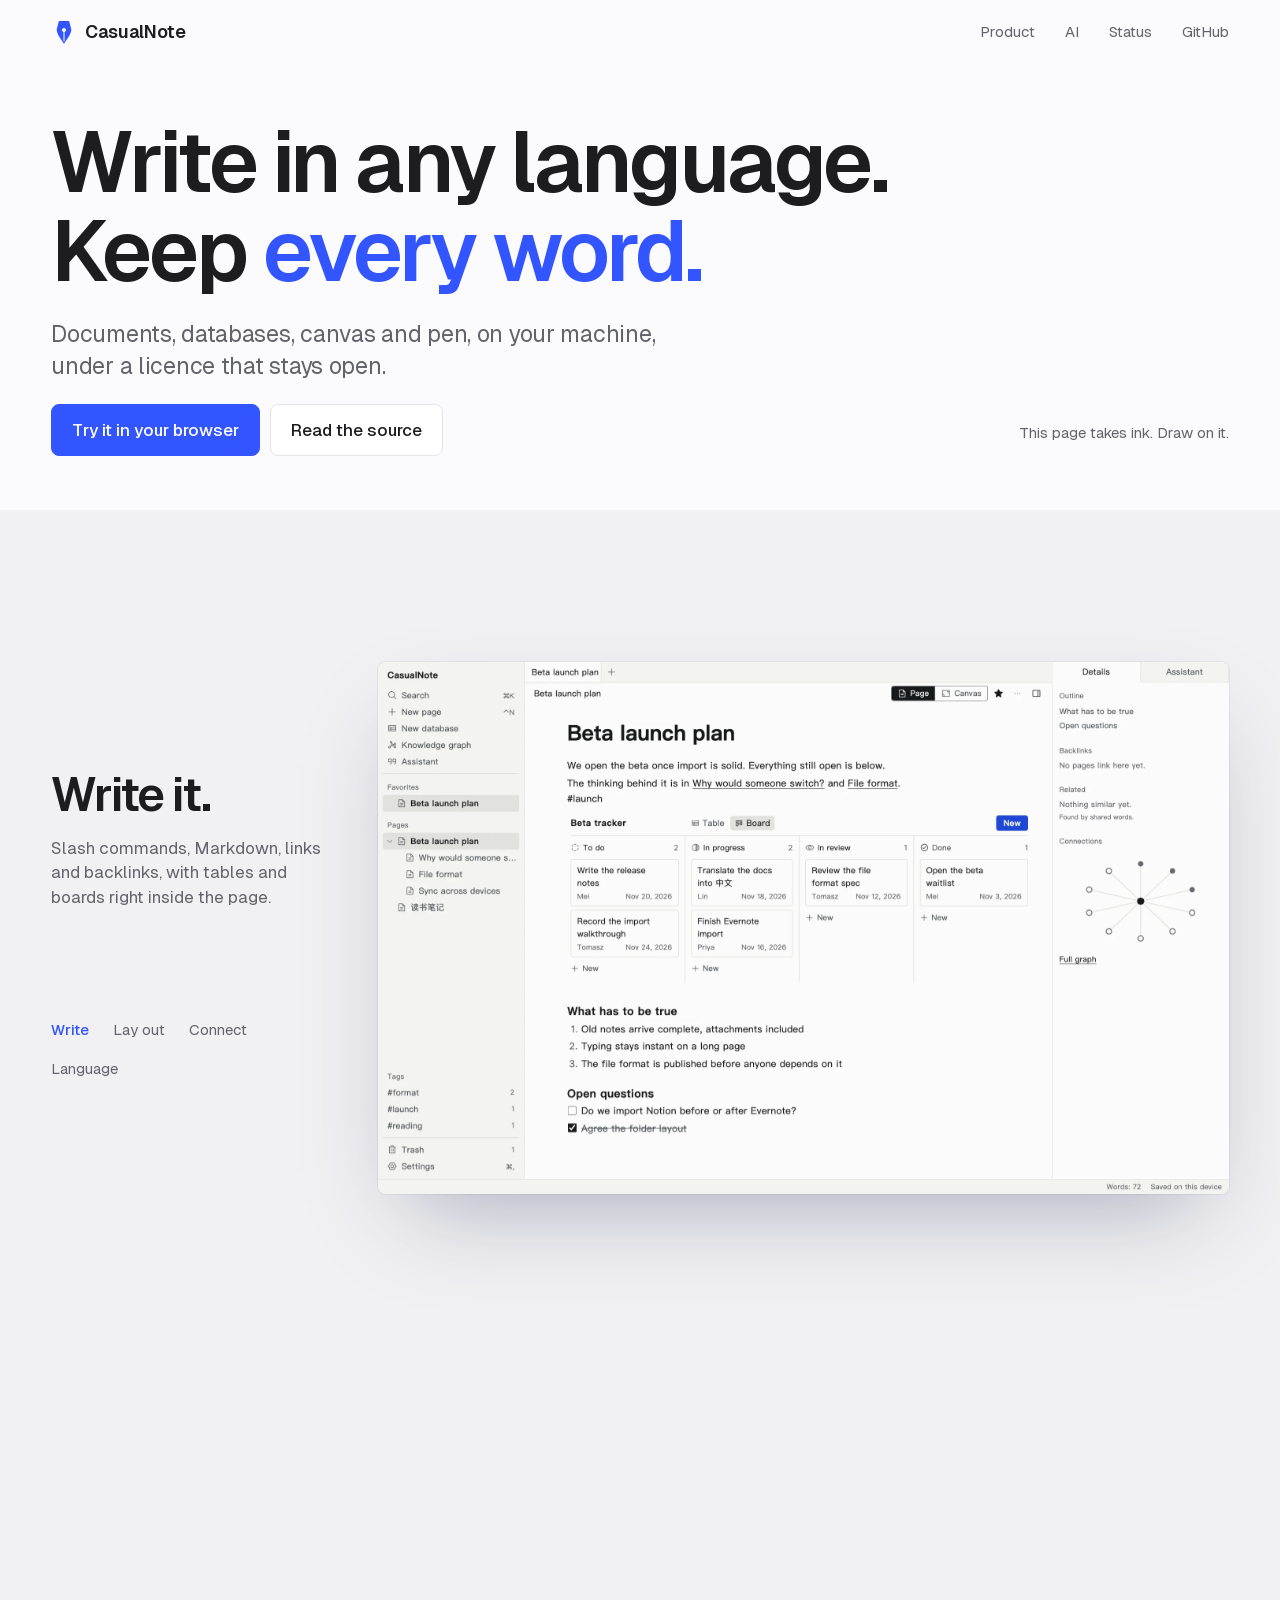
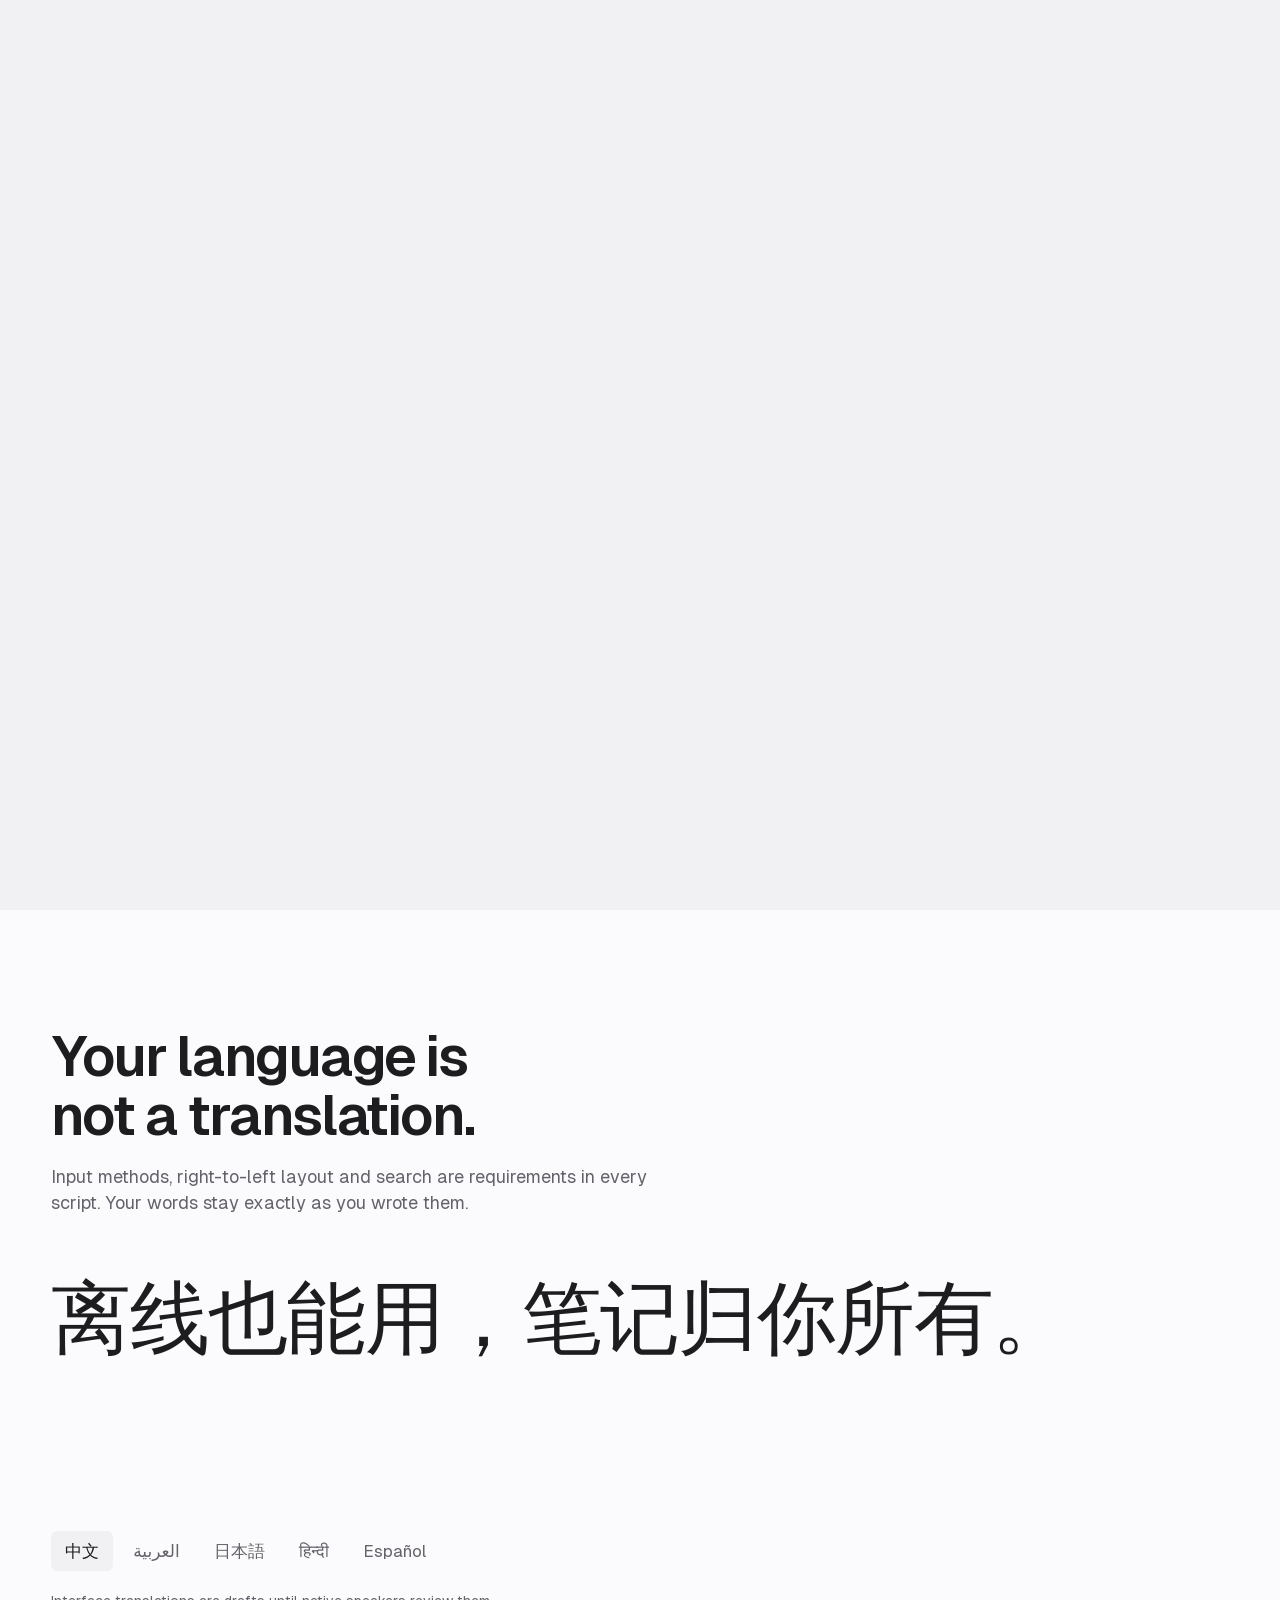
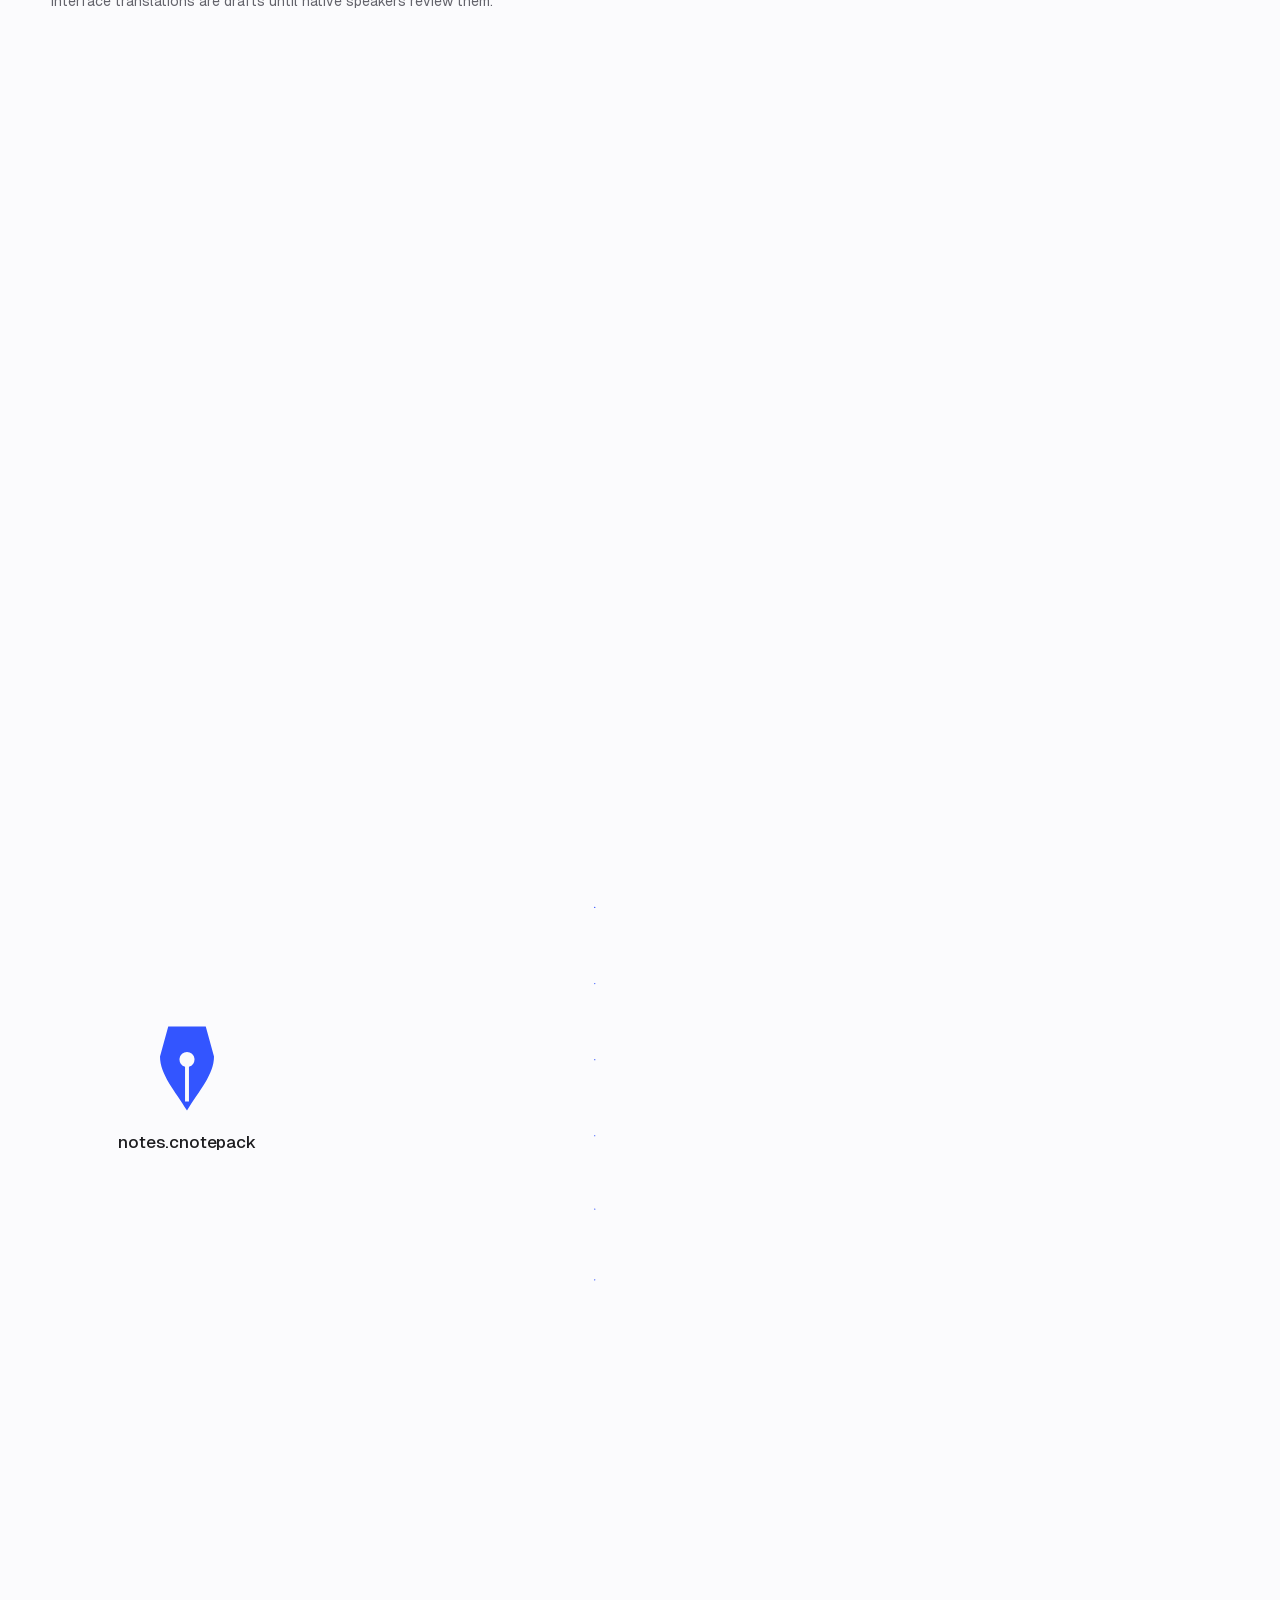
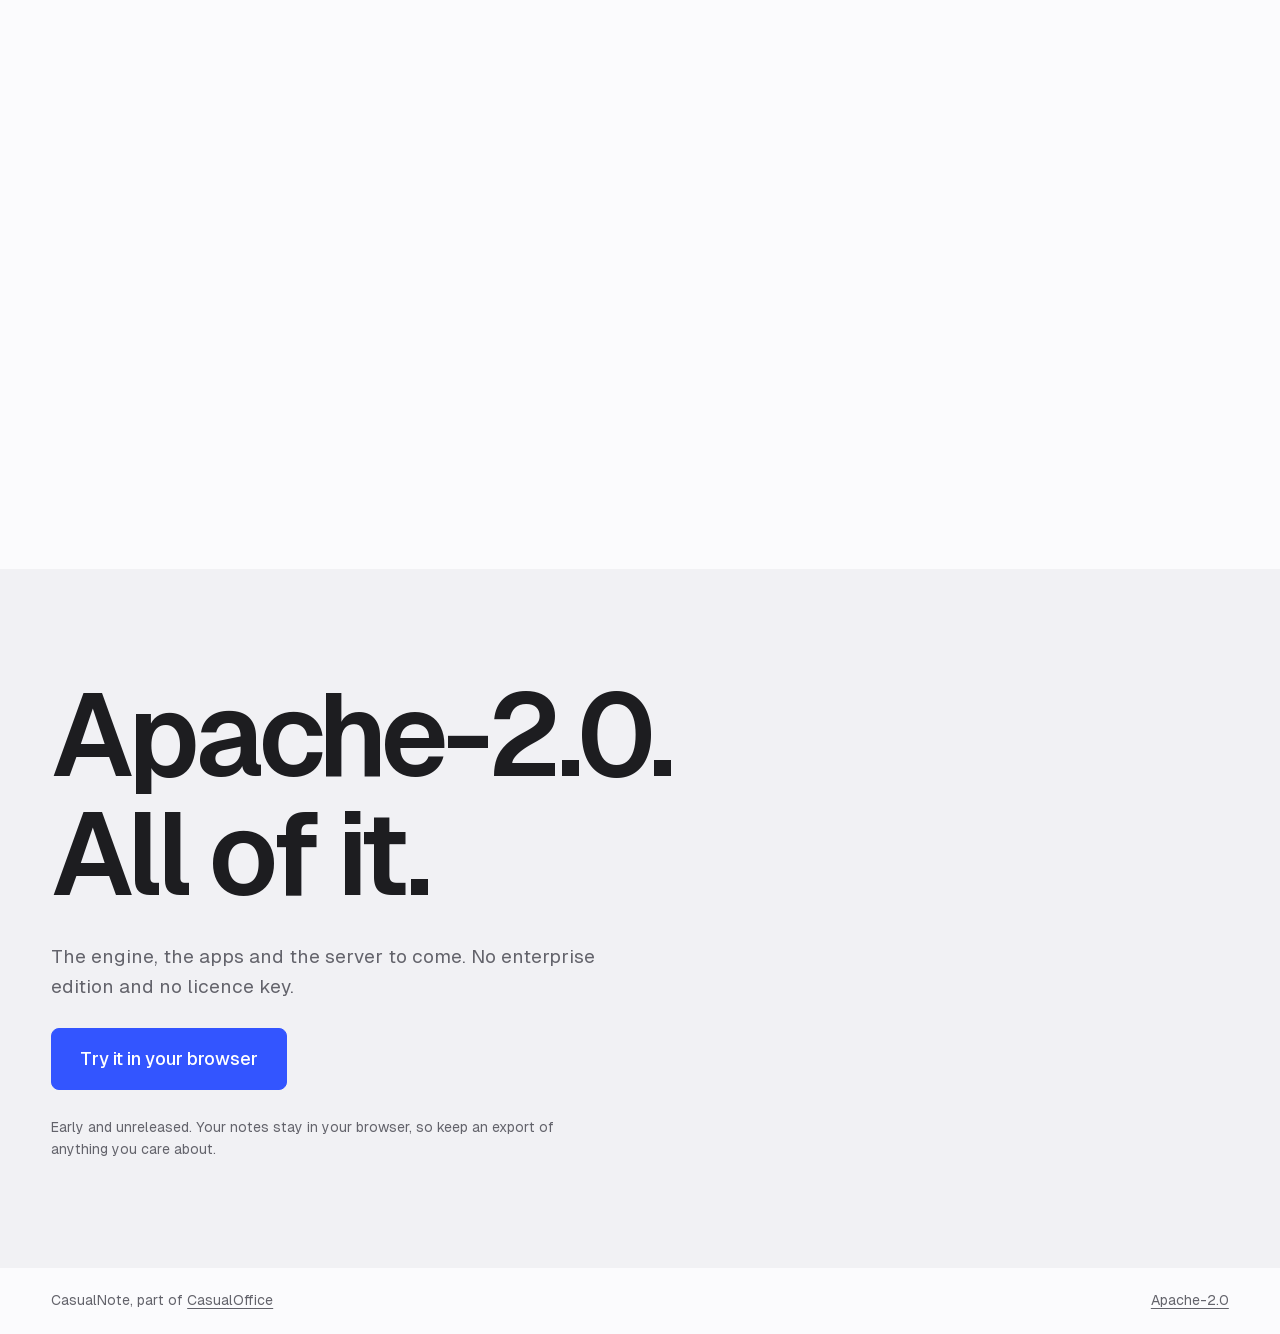
<file: site/index.html>
<!doctype html>
<html lang="en">
<head>
<meta charset="utf-8">
<meta name="viewport" content="width=device-width, initial-scale=1, viewport-fit=cover">
<meta http-equiv="Content-Security-Policy" content="default-src 'none'; script-src 'self'; style-src 'self'; font-src 'self'; img-src 'self'; base-uri 'none'; form-action 'none'">
<title>CasualNote</title>
<meta name="description" content="Documents, databases, canvas and pen, in any language, on your machine. Apache-2.0 all the way through.">
<link rel="icon" href="assets/logo.svg" type="image/svg+xml">
<link rel="preload" href="assets/Geist-Variable.woff2" as="font" type="font/woff2" crossorigin>
<link rel="stylesheet" href="style.css">
<script type="module" src="site.js"></script>
</head>
<body>
<header class="top">
  <div class="top-in">
    <a class="brand" href="#top"><img src="assets/logo.svg" width="26" height="26" alt="">CasualNote</a>
    <nav aria-label="Main">
      <a href="#page">Product</a>
      <a href="#ai">AI</a>
      <a href="#status">Status</a>
      <a href="https://github.com/CasualOffice/casualnote">GitHub</a>
    </nav>
  </div>
</header>

<main id="top">
  <section class="hero" id="hero">
    <canvas class="hero-ink" id="heroInk" aria-hidden="true"></canvas>
    <div class="hero-copy">
      <h1>Write in any language.<br>Keep <span class="marked">every word.</span></h1>
      <p class="lede">Documents, databases, canvas and pen, on your machine, under a licence that stays open.</p>
      <div class="cta">
        <a class="btn primary" href="app/?demo=1">Try it in your browser</a>
        <a class="btn" href="https://github.com/CasualOffice/casualnote">Read the source</a>
      </div>
      <p class="pen-hint" id="penHint"><span id="penHintText">This page takes ink. Draw on it.</span> <button type="button" class="clear" id="penClear" hidden>Clear</button></p>
    </div>
  </section>

  <section class="tour" id="page" aria-label="The product">
    <div class="tour-marks" aria-hidden="true"><span class="mark"></span><span class="mark"></span><span class="mark"></span><span class="mark"></span></div>
    <div class="tour-pin">
      <div class="tour-copy">
        <div class="caps"><div class="cap" data-step="0"><h2>Write it.</h2><p>Slash commands, Markdown, links and backlinks, with tables and boards right inside the page.</p></div><div class="cap" data-step="1"><h2>Lay it out.</h2><p>One switch turns the page into a canvas. Your text stays editable beside sticky notes, shapes and pressure-aware ink.</p></div><div class="cap" data-step="2"><h2>See how it connects.</h2><p>A knowledge graph worked out from your pages, tags, tasks and people, so it always agrees with them.</p></div><div class="cap" data-step="3"><h2>Make it yours.</h2><p>The whole interface follows your language. In Arabic it mirrors, down to the menus and icons.</p></div></div>
        <div class="tour-nav" role="group" aria-label="Choose a view"><button type="button" data-go="0">Write</button><button type="button" data-go="1">Lay out</button><button type="button" data-go="2">Connect</button><button type="button" data-go="3">Language</button></div>
      </div>
      <div class="app-frame"><picture class="shot" data-step="0"><img src="assets/app-page-light.webp" width="2160" height="1350" decoding="async" alt="The CasualNote app showing a launch plan page with a task board in the text."></picture><picture class="shot" data-step="1"><img src="assets/app-canvas-light.webp" width="2160" height="1350" decoding="async" alt="The same kind of page as a canvas, with text, sticky notes, shapes, an arrow and a pen stroke."></picture><picture class="shot" data-step="2"><img src="assets/app-graph-light.webp" width="2160" height="1350" decoding="async" alt="The knowledge graph view, with pages, tags and people joined by lines."></picture><picture class="shot" data-step="3"><img src="assets/app-arabic-light.webp" width="2160" height="1350" decoding="async" alt="The app with its interface in Arabic, mirrored right to left."></picture></div>
    </div>
  </section>

  <section class="tongue" id="tongue" aria-labelledby="tongueTitle">
    <div class="tongue-in">
      <h2 id="tongueTitle">Your language is not a translation.</h2>
      <p class="sub">Input methods, right-to-left layout and search are requirements in every script. Your words stay exactly as you wrote them.</p>
      <div class="typer" id="typer" aria-live="off">
        <p class="typed" id="typed" lang="zh-Hans">离线也能用，笔记归你所有。</p>
        <div class="cands" id="cands" hidden></div>
      </div>
      <div class="tabs" role="group" aria-label="Choose a language" id="tongueTabs"></div>
      <p class="fine">Interface translations are drafts until native speakers review them.</p>
    </div>
  </section>

  <section class="ai" id="ai" aria-labelledby="aiTitle">
    <div class="ai-copy reveal">
      <h2 id="aiTitle">AI that asks first.</h2>
      <p>It cannot change a note until you approve. Each change shows what it will do and what it read, and undoes in one step.</p>
      <div class="seg" role="group" aria-label="Where the assistant runs">
        <button type="button" id="modeWeb" aria-pressed="true">Your own provider</button>
        <button type="button" id="modeLocal" aria-pressed="false">On this computer</button>
      </div>
      <p class="seg-note" id="modeNote">Connect Anthropic or anything OpenAI-compatible with your own key. Nothing is sent until you do.</p>
      <p class="seg-note">Other tools can connect through MCP and use the same set of tools.</p>
    </div>
    <div class="ai-demo reveal" id="aiDemo">
      <div class="ai-note" id="aiNote">
        <h3>Launch checklist</h3>
        <p class="ai-line">Write the release notes</p>
        <p class="ai-line">Record the import walkthrough</p>
        <p class="ai-line">Translate the docs</p>
      </div>
      <div class="ai-chat">
        <p class="ask" id="aiAsk">Turn these into tasks</p>
        <div class="card" id="aiCard">
          <p class="card-t" id="aiCardT">Change 3 blocks into tasks</p>
          <p class="card-m">Read: Launch checklist<br><span id="aiDest">Sent to: your provider</span></p>
          <div class="card-b" id="aiBtns"></div>
        </div>
      </div>
    </div>
  </section>

  <section class="keep" aria-labelledby="keepTitle">
    <div class="keep-copy reveal">
      <h2 id="keepTitle">Leave whenever you like.</h2>
      <p>Export is one documented file with plain Markdown inside. A small script that needs nothing from us can check and unpack it.</p>
    </div>
    <div class="unpack" id="unpack">
      <div class="pack"><img src="assets/logo.svg" width="96" height="96" alt=""><span>notes.cnotepack</span></div>
      <svg class="ink strands" viewBox="0 0 200 300" preserveAspectRatio="none" aria-hidden="true">
        <path pathLength="1" d="M0 150C70 150 80 18 200 18"/><path pathLength="1" d="M0 150C70 150 90 74 200 74"/><path pathLength="1" d="M0 150C80 150 110 130 200 130"/><path pathLength="1" d="M0 150C80 150 110 172 200 186"/><path pathLength="1" d="M0 150C70 150 90 228 200 240"/><path pathLength="1" d="M0 150C70 150 80 286 200 292"/>
      </svg>
      <ul class="files">
        <li>manifest.json<small>every file, with its hash</small></li>
        <li>pages/<small>your blocks</small></li>
        <li>databases/<small>tables and boards</small></li>
        <li>ink/<small>every pen stroke</small></li>
        <li>readable/Beta launch plan.md<small>plain Markdown</small></li>
        <li lang="zh-Hans">readable/读书笔记.md<small lang="en">your filenames, in your script</small></li>
      </ul>
    </div>
  </section>

  <section class="status" id="status" aria-labelledby="statusTitle">
    <h2 id="statusTitle" class="reveal">Where it stands today.</h2>
    <div class="bento">
      <div class="tile t-works reveal">
        <h3>Works in your browser</h3>
        <p>Writing, links, databases, canvas and pen, search, knowledge graph, export and import, six interface languages.</p>
      </div>
      <div class="tile t-slow reveal">
        <h3>Not fast enough yet at huge sizes</h3>
        <dl>
          <div><dt>174 ms</dt><dd>typing on a 5,000-block page, against a 16 ms target. At 300 blocks: 11.7 ms</dd></div>
          <div><dt>223 ms</dt><dd>search across 100,000 pages, against 50 ms</dd></div>
        </dl>
        <p>A simulated five-year history also crashed the merge library. Fixing that comes first.</p>
      </div>
      <div class="tile t-new reveal">
        <h3>New, and lightly tested</h3>
        <p>Durable storage and encrypted folder sync, whose encryption has had no outside review. Search by meaning. The assistant, so far tried only against a stand-in provider.</p>
      </div>
      <div class="tile t-next reveal">
        <h3>Being built</h3>
        <p>The desktop app with local models. An early macOS build runs, and no real model has been through it yet. Then mobile, and a self-hosted server.</p>
      </div>
    </div>
  </section>

  <section class="end" id="end" aria-labelledby="endTitle">
    <h2 id="endTitle">Apache-2.0.<br><span class="marked">All of it.</span></h2>
    <p>The engine, the apps and the server to come. No enterprise edition and no licence key.</p>
    <a class="btn primary big" href="app/?demo=1">Try it in your browser</a>
    <p class="fine">Early and unreleased. Your notes stay in your browser, so keep an export of anything you care about.</p>
  </section>
</main>

<footer class="foot">
  <span>CasualNote, part of <a href="https://github.com/CasualOffice">CasualOffice</a></span>
  <span><a href="https://github.com/CasualOffice/casualnote/blob/main/LICENSE">Apache-2.0</a></span>
</footer>
</body>
</html>
</file>
<file: site/style.css>
/* One light theme: quiet neutrals, generous space, soft shadows and a single vivid blue, used sparingly.
   Motion: only transform and opacity on elements that hold their own layer, with no per-frame script. */
@font-face { font-family: "Geist"; src: url("assets/Geist-Variable.woff2") format("woff2"); font-weight: 100 900; font-display: swap; }
:root {
  --paper: #fbfbfd; --panel: #f1f1f4; --raise: #fff; --fg: #1d1d20; --muted: #63636b; --line: #e4e4e9;
  --ink: #3355ff; --on-ink: #fff; --stage: #f1f1f4; --stage-line: #e0e0e6; --on-stage: #1d1d20; --on-stage-muted: #63636b;
  --ink-soft: #eef1ff; --shadow: 40 44 80; --radius: 8px; --ease: cubic-bezier(.16, 1, .3, 1);
  --ui: "Geist", -apple-system, "Segoe UI", "PingFang SC", "Microsoft YaHei", "Noto Sans SC", "Noto Sans JP", "Noto Sans Arabic", "Noto Sans Devanagari", system-ui, sans-serif;
  --gutter: clamp(20px, 4vw, 56px); color-scheme: light;
}
* { box-sizing: border-box; }
html { scroll-behavior: smooth; scroll-padding-top: 72px; -webkit-text-size-adjust: 100%; }
body { margin: 0; background: var(--paper); color: var(--fg); font: 400 1.0625rem/1.55 var(--ui); -webkit-font-smoothing: antialiased; }
main { overflow-x: clip; }
a { color: inherit; text-underline-offset: 3px; text-decoration-thickness: 1px; }
img { display: block; max-width: 100%; height: auto; }
button { font: inherit; color: inherit; background: none; border: 0; padding: 0; cursor: pointer; }
:focus-visible { outline: 2px solid var(--ink); outline-offset: 2px; border-radius: 4px; }
h1, h2, h3 { margin: 0; font-weight: 600; text-wrap: balance; }
h1 { font-size: clamp(2.6rem, 1.2rem + 5.2vw, 5.5rem); line-height: 1.04; letter-spacing: -.045em; }
h2 { font-size: clamp(2rem, 1.2rem + 2.9vw, 3.75rem); line-height: 1.05; letter-spacing: -.038em; }
h3 { font-size: 1.1875rem; letter-spacing: -.015em; line-height: 1.25; }
p { margin: 0; text-wrap: pretty; }
.fine { font-size: .875rem; }

/* Top */
.top { position: sticky; top: 0; z-index: 20; background: var(--paper); }
.top-in { display: flex; justify-content: space-between; align-items: center; gap: 16px; height: 64px; padding-inline: var(--gutter); max-width: 1500px; margin-inline: auto; }
.brand { display: inline-flex; align-items: center; gap: 8px; font-weight: 600; letter-spacing: -.02em; text-decoration: none; font-size: 1.125rem; }
.top nav { display: flex; gap: clamp(14px, 2.4vw, 30px); font-size: .9375rem; color: var(--muted); }
.top nav a { text-decoration: none; transition: color .2s; }
.top nav a:hover { color: var(--fg); }

/* Buttons */
.btn { display: inline-flex; align-items: center; justify-content: center; padding: 12px 20px; border: 1px solid var(--line); border-radius: var(--radius); text-decoration: none; font-weight: 500; white-space: nowrap; background: var(--raise); transition: transform .25s var(--ease), border-color .2s, background-color .2s; }
.btn:hover { border-color: var(--fg); transform: translateY(-2px); }
.btn:active { transform: translateY(0) scale(.985); }
.btn.primary { background: var(--ink); border-color: var(--ink); color: var(--on-ink); }
.btn.primary:hover { border-color: var(--ink); }
.btn.small { padding: 7px 13px; font-size: .9375rem; }
.btn.big { padding: 16px 28px; font-size: 1.125rem; }

/* The one coloured phrase in a headline: it turns blue as the page arrives */
.marked { white-space: nowrap; color: var(--ink); }
.js .marked { color: inherit; transition: color .8s .25s ease; }
.js .marked.drawn, .js .drawn .marked { color: var(--ink); }

/* Self-drawing ink, on the export diagram */
.ink { overflow: visible; fill: none; stroke: var(--ink); stroke-linecap: round; stroke-linejoin: round; }
.ink path { stroke-dasharray: 1; stroke-dashoffset: 0; }
.js .ink path { stroke-dashoffset: 1; transition: stroke-dashoffset 1s .15s cubic-bezier(.65, 0, .35, 1); }
.js .drawn .ink path { stroke-dashoffset: 0; }

/* Reveal */
.js .reveal { opacity: 0; transform: translateY(22px); transition: opacity .8s var(--ease), transform .8s var(--ease); }
.js .reveal.in { opacity: 1; transform: none; }
.js .bento .reveal:nth-child(2) { transition-delay: .07s; }
.js .bento .reveal:nth-child(3) { transition-delay: .12s; }
.js .bento .reveal:nth-child(4) { transition-delay: .17s; }

/* Hero */
.hero { position: relative; padding: clamp(28px, 6vh, 72px) var(--gutter) clamp(36px, 6vh, 64px); max-width: 1500px; margin-inline: auto; cursor: crosshair; }
.hero a, .hero button { cursor: pointer; }
.hero-ink { position: absolute; inset: 0; width: 100%; height: 100%; z-index: 3; pointer-events: none; }
.hero-copy { position: relative; display: grid; gap: clamp(16px, 2.4vh, 24px); justify-items: start; }
.lede { font-size: clamp(1.125rem, 1rem + .6vw, 1.4375rem); line-height: 1.4; color: var(--muted); max-width: 44ch; letter-spacing: -.012em; }
.cta { position: relative; z-index: 4; display: flex; flex-wrap: wrap; gap: 10px; }
.pen-hint { position: absolute; inset-inline-end: 0; bottom: 12px; display: flex; align-items: center; gap: 10px; color: var(--muted); font-size: .9375rem; }
.clear { position: relative; z-index: 4; text-decoration: underline; text-underline-offset: 3px; color: var(--fg); }
@media (hover: none) { .pen-hint { display: none; } }
.js .hero-copy > * { animation: rise .9s var(--ease) both; }
.js .lede { animation-delay: .08s; }
.js .cta { animation-delay: .14s; }
@keyframes rise { from { opacity: 0; transform: translateY(18px); } }

/* The application has one place on this page: whole, on one quiet stage, and it changes view as you read. */
.tour { position: relative; height: 400dvh; background: var(--stage); color: var(--on-stage); }
.tour-marks { position: absolute; inset: 0; display: grid; grid-template-rows: repeat(4, 1fr); pointer-events: none; }
.tour-pin { position: sticky; top: 64px; height: calc(100dvh - 64px); overflow: hidden; display: grid; grid-template-columns: minmax(280px, 3fr) minmax(0, 9fr); gap: clamp(28px, 3.4vw, 56px); padding-inline: max(var(--gutter), calc((100vw - 1500px) / 2 + var(--gutter))); align-items: center; }
.tour-copy { display: grid; gap: 28px; }
.caps { display: grid; }
.cap { grid-area: 1 / 1; display: grid; align-content: start; gap: 16px; opacity: 0; transform: translateY(16px); transition: opacity .55s var(--ease), transform .55s var(--ease); pointer-events: none; }
.cap.on { opacity: 1; transform: none; transition-delay: .1s; }
.cap h2 { font-size: clamp(2rem, 1.2rem + 2.2vw, 3.25rem); }
.cap p { color: var(--on-stage-muted); font-size: 1.0625rem; line-height: 1.45; max-width: 34ch; }
.tour-nav { display: flex; flex-wrap: wrap; gap: 4px; margin-inline-start: -10px; }
.tour-nav button { padding: 6px 10px; color: var(--on-stage-muted); font-size: .9375rem; border-radius: 6px; transition: color .25s; }
.tour-nav button:hover { color: var(--on-stage); }
.tour-nav button[aria-pressed="true"] { color: var(--ink); font-weight: 500; }
.app-frame { position: relative; width: min(100%, calc((100dvh - 112px) * 1.6)); justify-self: end; aspect-ratio: 16 / 10; border-radius: var(--radius); overflow: hidden; background: var(--panel); box-shadow: 0 0 0 1px rgb(30 30 60 / .06), 0 40px 90px -30px rgb(var(--shadow) / .35); }
.shot { position: absolute; inset: 0; opacity: 0; transform: scale(1.012); transition: opacity .55s ease, transform .9s var(--ease); will-change: opacity, transform; }
.shot.on { opacity: 1; transform: none; }
.shot img { width: 100%; height: 100%; object-fit: cover; object-position: 0 0; }
html:not(.js) .tour { height: auto; }
html:not(.js) .tour-pin { position: static; height: auto; display: block; padding: 40px var(--gutter); }
html:not(.js) .cap { position: static; opacity: 1; transform: none; margin-block-end: 20px; }
html:not(.js) .app-frame { width: 100%; }
html:not(.js) .shot:first-child { opacity: 1; }
html:not(.js) .tour-nav { display: none; }

/* Languages */
.tongue { padding-block: clamp(72px, 13vh, 150px) clamp(40px, 7vh, 80px); }
.tongue-in { max-width: 1500px; margin-inline: auto; padding-inline: var(--gutter); }
.tongue h2 { max-width: 16ch; }
.sub { margin-top: 18px; max-width: 54ch; color: var(--muted); font-size: 1.125rem; line-height: 1.45; }
.typer { position: relative; min-height: clamp(150px, 26vh, 270px); margin-block: clamp(36px, 6vh, 64px) clamp(16px, 3vh, 28px); }
.typed { font-size: clamp(2.1rem, 1rem + 5vw, 5.5rem); line-height: 1.22; letter-spacing: -.02em; font-weight: 500; text-align: start; }
.typed[lang="ar"], .typed[lang="hi"] { letter-spacing: 0; line-height: 1.4; }
.typed .comp { color: var(--ink); text-decoration: underline;  text-underline-offset: .12em; text-decoration-thickness: 3px; }
.caret { display: inline-block; width: 3px; height: .95em; margin-inline-start: 3px; background: var(--ink); vertical-align: -.1em; animation: blink 1.05s steps(1) infinite; }
@keyframes blink { 50% { opacity: 0; } }
.cands { position: absolute; display: flex; gap: 2px; padding: 5px; background: var(--raise); color: var(--fg); border-radius: 6px; font-size: 1.125rem; font-weight: 400; letter-spacing: 0; box-shadow: 0 14px 34px -14px rgb(var(--shadow) / .5), 0 0 0 1px var(--line); z-index: 2; white-space: nowrap; }
.cands[hidden] { display: none; }
.cands span { padding: 3px 10px; border-radius: 4px; }
.cands span:first-child { background: var(--ink); color: var(--on-ink); }
.cands small { opacity: .65; margin-inline-end: 5px; font-size: .75em; }
.tabs { display: flex; flex-wrap: wrap; gap: 4px 6px; margin-block-end: 20px; }
.tabs button { padding: 7px 14px; border-radius: 6px; color: var(--muted); transition: background-color .25s, color .25s; }
.tabs button:hover { color: var(--fg); }
.tabs button[aria-pressed="true"] { background: var(--panel); color: var(--fg); font-weight: 500; }
.tongue .fine { color: var(--muted); }

/* AI */
.ai { display: grid; grid-template-columns: minmax(0, 5fr) minmax(0, 7fr); gap: clamp(36px, 6vw, 96px); align-items: center; max-width: 1500px; margin-inline: auto; padding: clamp(56px, 10vh, 120px) var(--gutter); }
.ai-copy { display: grid; gap: 18px; justify-items: start; }
.ai-copy > p:first-of-type { font-size: 1.1875rem; line-height: 1.45; color: var(--muted); max-width: 40ch; }
.seg { display: flex; flex-wrap: wrap; gap: 4px; background: var(--panel); border-radius: var(--radius); padding: 3px; }
.seg button { padding: 7px 14px; border-radius: 6px; color: var(--muted); font-size: .9375rem; font-weight: 500; transition: background-color .25s, color .25s; }
.seg button[aria-pressed="true"] { background: var(--raise); color: var(--fg); }
.seg-note { color: var(--muted); font-size: .9375rem; max-width: 44ch; }
.ai-demo { display: grid; grid-template-columns: minmax(0, 1fr) minmax(0, 1fr); background: var(--panel); border-radius: var(--radius); overflow: hidden; min-height: 400px; }
.ai-note { padding: clamp(22px, 3vw, 38px); background: var(--raise); display: grid; gap: 12px; align-content: start; }
.ai-note h3 { font-size: 1.5rem; letter-spacing: -.025em; margin-block-end: 6px; }
.ai-line { position: relative; transition: transform .5s var(--ease); }
.ai-line::before { content: ""; position: absolute; inset-inline-start: -26px; top: .3em; width: 15px; height: 15px; border: 1.5px solid var(--fg); border-radius: 3px; opacity: 0; transform: scale(.3); transition: opacity .3s, transform .5s var(--ease); }
.ai-line.task { transform: translateX(26px); }
.ai-line.task::before { opacity: 1; transform: none; }
.ai-chat { padding: clamp(18px, 2.4vw, 28px); display: grid; gap: 14px; align-content: end; }
.ask { justify-self: end; background: var(--ink); color: var(--on-ink); padding: 8px 14px; border-radius: 8px; max-width: 90%; min-height: 40px; }
.card { background: var(--raise); border-radius: 8px; padding: 16px; display: grid; gap: 10px; transition: opacity .5s var(--ease), transform .5s var(--ease); }
.js .card.wait { opacity: 0; transform: translateY(12px); }
.card-t { font-weight: 500; letter-spacing: -.01em; }
.card-m { color: var(--muted); font-size: .875rem; line-height: 1.5; }
.card-b { display: flex; gap: 8px; align-items: center; flex-wrap: wrap; }

/* Export */
.keep { max-width: 1500px; margin-inline: auto; padding: clamp(20px, 5vh, 60px) var(--gutter) clamp(64px, 11vh, 130px); display: grid; gap: clamp(32px, 6vh, 56px); }
.keep-copy { display: grid; gap: 14px; }
.keep-copy p { color: var(--muted); font-size: 1.1875rem; line-height: 1.45; max-width: 52ch; }
.unpack { display: grid; grid-template-columns: minmax(150px, 3fr) minmax(70px, 3fr) minmax(0, 7fr); align-items: stretch; min-height: 340px; }
.pack { display: grid; justify-items: center; align-content: center; gap: 14px; font-weight: 500; letter-spacing: -.01em; }
.strands { width: 100%; height: 100%; stroke-width: .9; }
.strands path:nth-child(2) { transition-delay: .08s; } .strands path:nth-child(3) { transition-delay: .16s; } .strands path:nth-child(4) { transition-delay: .24s; } .strands path:nth-child(5) { transition-delay: .32s; } .strands path:nth-child(6) { transition-delay: .4s; }
.files { list-style: none; margin: 0; padding: 0; display: grid; align-content: space-between; }
.files li { display: flex; flex-wrap: wrap; justify-content: space-between; align-items: baseline; gap: 2px 20px; padding-block: 8px; padding-inline-start: 12px; font-weight: 500; font-size: clamp(1rem, .9rem + .55vw, 1.375rem); letter-spacing: -.015em; overflow-wrap: anywhere; }
.files small { font-weight: 400; color: var(--muted); font-size: .9375rem; letter-spacing: 0; }
.js .files li { opacity: 0; transform: translateX(-12px); transition: opacity .6s var(--ease), transform .6s var(--ease); }
.js .unpack.drawn .files li { opacity: 1; transform: none; }
.files li:nth-child(2) { transition-delay: .07s; } .files li:nth-child(3) { transition-delay: .14s; } .files li:nth-child(4) { transition-delay: .21s; } .files li:nth-child(5) { transition-delay: .28s; } .files li:nth-child(6) { transition-delay: .35s; }

/* Status */
.status { max-width: 1500px; margin-inline: auto; padding: 0 var(--gutter) clamp(64px, 11vh, 130px); }
.bento { display: grid; grid-template-columns: repeat(12, minmax(0, 1fr)); gap: 12px; margin-top: clamp(28px, 5vh, 48px); }
.tile { border-radius: var(--radius); padding: clamp(22px, 2.6vw, 34px); display: grid; gap: 12px; align-content: start; background: var(--panel); }
.tile p { color: var(--muted); }
.t-works { grid-column: span 5; background: var(--ink); color: var(--on-ink); }
.t-works p { color: inherit; font-size: 1.1875rem; line-height: 1.4; }
.t-slow { grid-column: span 7; grid-row: span 2; }
.t-slow dl { margin: 8px 0; display: grid; gap: 18px; }
.t-slow dt { font-size: clamp(2.5rem, 1.6rem + 2.6vw, 4.25rem); font-weight: 600; letter-spacing: -.04em; line-height: 1; }
.t-slow dd { margin: 6px 0 0; color: var(--muted); max-width: 46ch; }
.t-new { grid-column: span 5; }
.t-next { grid-column: span 12; background: var(--ink-soft); }
.t-next p { color: var(--fg); max-width: 76ch; }

/* End */
.end { background: var(--stage); color: var(--on-stage); padding: clamp(64px, 12vh, 140px) max(var(--gutter), calc((100vw - 1500px) / 2 + var(--gutter))); display: grid; justify-items: start; gap: clamp(18px, 3vh, 28px); }
.end h2 { font-size: clamp(3rem, 1.2rem + 7.6vw, 8.5rem); line-height: 1.02; letter-spacing: -.05em; }
.end > p:not(.fine) { font-size: 1.1875rem; color: var(--on-stage-muted); max-width: 44ch; }
.end .fine { color: var(--on-stage-muted); max-width: 52ch; }
.foot { display: flex; flex-wrap: wrap; justify-content: space-between; gap: 8px 24px; max-width: 1500px; margin-inline: auto; padding: 22px var(--gutter) max(22px, env(safe-area-inset-bottom)); font-size: .875rem; color: var(--muted); }

@media (max-width: 860px) {
  .pen-hint { display: none; }
  .tour-pin { grid-template-columns: minmax(0, 1fr); grid-template-rows: auto minmax(0, 1fr); gap: 16px; align-items: start; }
  .tour-copy { padding-block-start: 20px; gap: 10px; }
  .cap p { max-width: none; font-size: 1rem; }
  .app-frame { margin-block-start: 0; justify-self: start; width: 190%; margin-inline-start: -46%; }
  .ai { grid-template-columns: minmax(0, 1fr); }
  .ai-demo { min-height: 0; }
  .bento > * { grid-column: span 12; grid-row: auto; }
  .unpack { grid-template-columns: minmax(0, 1fr); min-height: 0; gap: 18px; }
  .strands { display: none; }
  .pack { justify-items: start; grid-auto-flow: column; justify-content: start; align-items: center; }
  .pack img { width: 56px; height: 56px; }
  .files li { padding-inline-start: 0; }
  .js .files li { transform: translateY(10px); }
}
@media (max-width: 520px) {
  .ai-demo { grid-template-columns: minmax(0, 1fr); }
  .ai-chat { align-content: start; }
  .top nav a:nth-child(2) { display: none; }
}
@media (prefers-reduced-motion: reduce) {
  html { scroll-behavior: auto; }
  *, *::before, *::after { animation: none !important; transition: none !important; }
}
</file>
